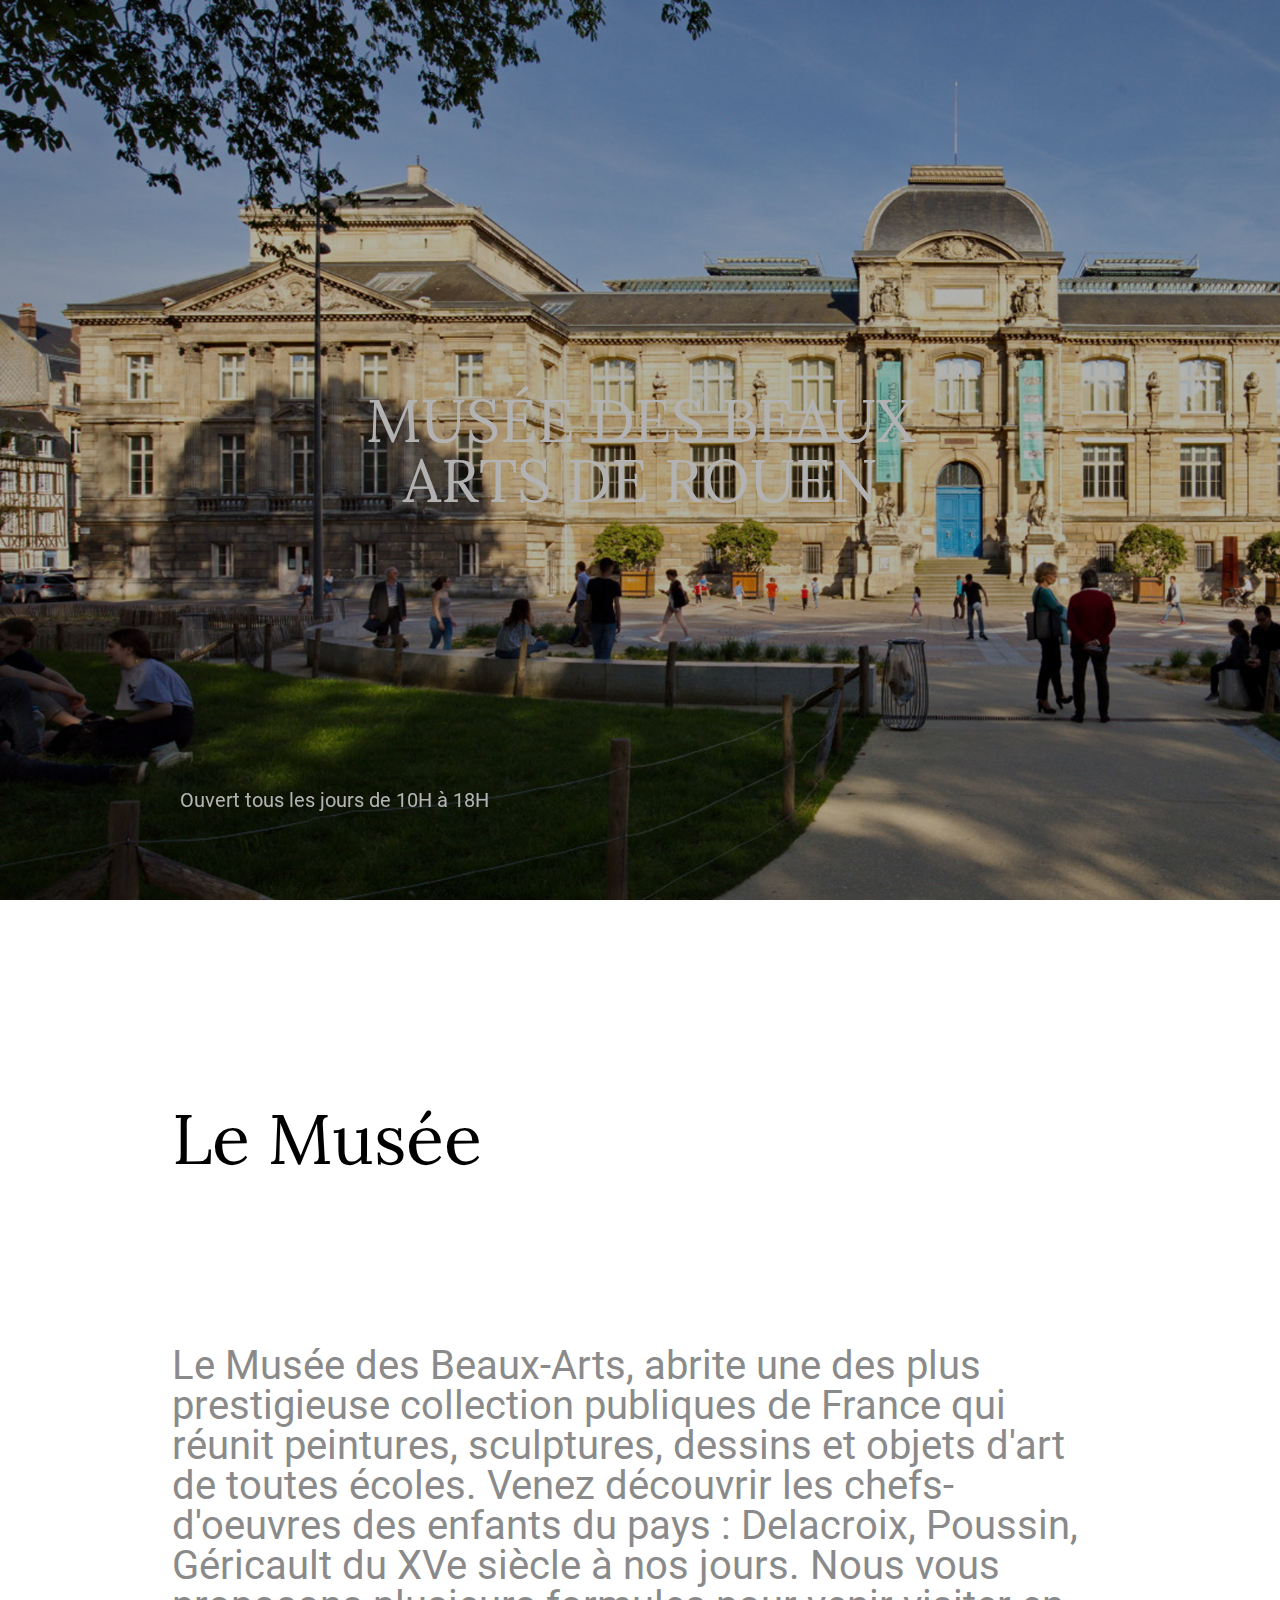
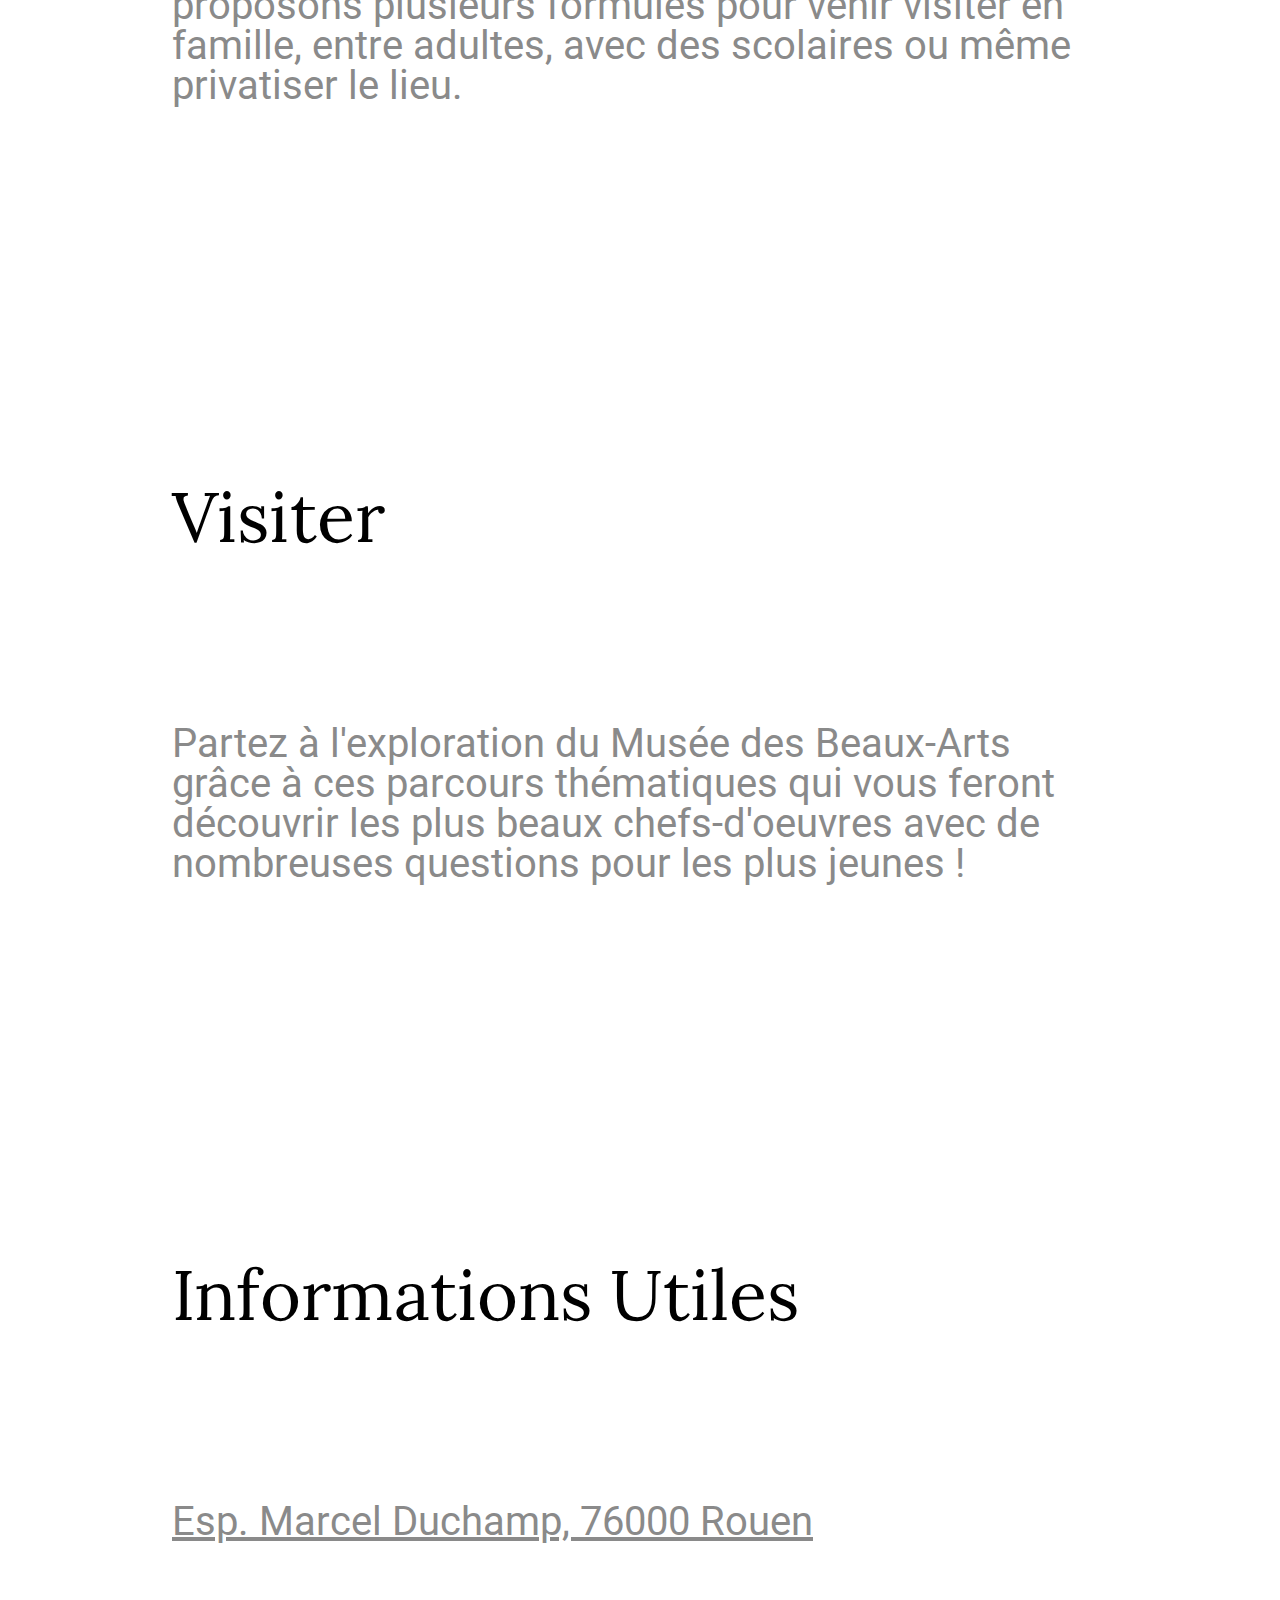
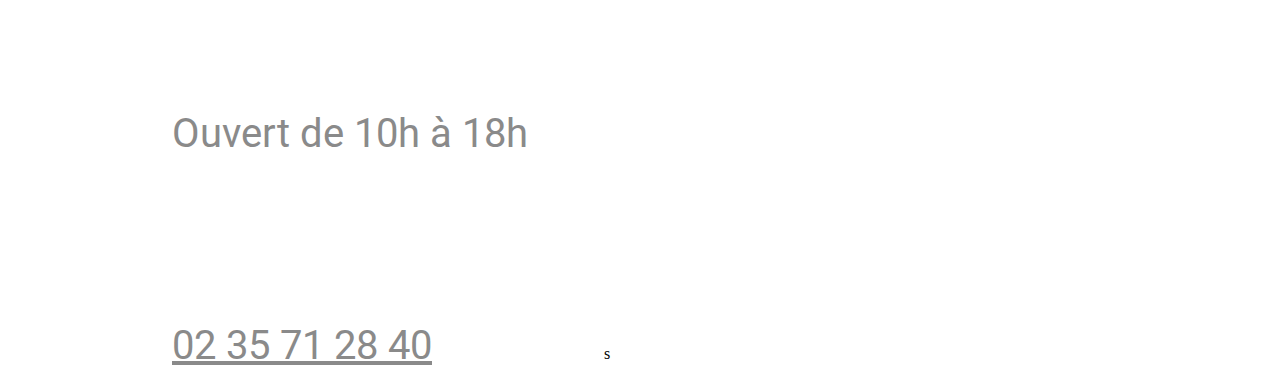
<file: index.html>
<!DOCTYPE html>
<html lang="en">
<head>
    <meta charset="UTF-8">
    <meta http-equiv="X-UA-Compatible" content="IE=edge">
    <meta name="viewport" content="width=device-width, initial-scale=1.0">
    <link rel="stylesheet" href="Reset.css">
    <link rel="stylesheet" href="typo/lora/stylesheet.css">
    <link rel="stylesheet" href="typo/Roboto/stylesheet.css">
    <link rel="stylesheet" href="Style.css">
    <title>Document</title>
</head>

<body>
    <section>
        <div class="Acceuil">
            <h1 class="grandtitre">MUSÉE DES BEAUX ARTS DE ROUEN</h1>
                <p>
                Ouvert tous les jours de 10H à 18H
                </p>
        </div>
    </section>             
        <br>
        <br>
    
    
        <article>
        <div class="Partie musee">
            <h2>Le Musée</h2>
            <p>Le Musée des Beaux-Arts, abrite une des plus prestigieuse collection publiques de France qui réunit peintures, sculptures, dessins et objets d'art de toutes écoles. Venez découvrir les chefs-d'oeuvres des enfants du pays : Delacroix, Poussin, Géricault du XVe siècle à nos jours. Nous vous proposons plusieurs formules pour venir visiter en famille, entre adultes, avec des scolaires ou même privatiser le lieu.</p>
        </div>
        </article>
        <br>
        <br>
        
        
        <h2>Visiter</h2>
            <p>Partez à l'exploration du Musée des Beaux-Arts grâce à ces parcours thématiques qui vous feront découvrir les plus beaux chefs-d'oeuvres avec de nombreuses questions pour les plus jeunes !</p>
        <br>
        <br>
            <h2>Informations Utiles</h2>
            <a href="https://www.google.com/maps/place/Mus%C3%A9e+des+Beaux-Arts+de+Rouen/@49.4443638,1.092226,15.79z/data=!4m5!3m4!1s0x47e0ddd7109645af:0x9836a30b9286cbd6!8m2!3d49.4447861!4d1.09458">Esp. Marcel Duchamp, 76000 Rouen</a>
            <h3>Ouvert de 10h à 18h</h3>
            <a href="tel:+33235712840">02 35 71 28 40</a>s
    
</body>
</html>
</file>
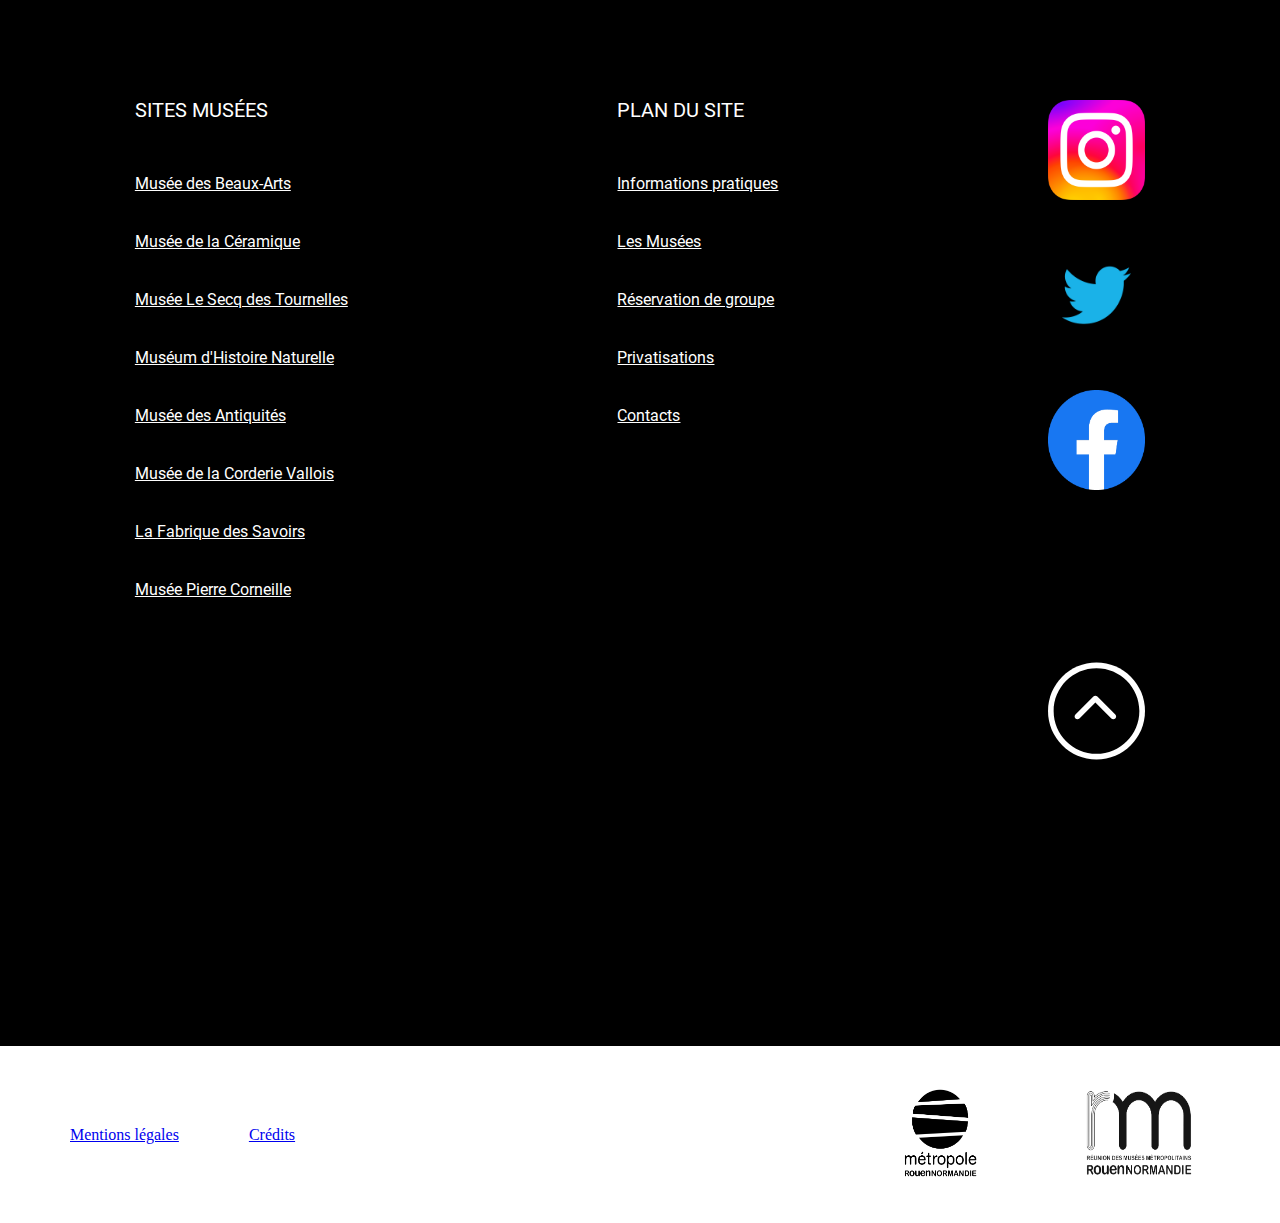
<file: Footer/footer.html>
<!DOCTYPE html>
<html lang="fr">

<head>
    <meta charset="UTF-8">
    <meta http-equiv="X-UA-Compatible" content="IE=edge">
    <meta name="viewport" content="width=device-width, initial-scale=1.0">
    <link rel="stylesheet" href="reset.css">
    <link rel="stylesheet" href="../Typographie/Roboto/roboto.css">
    <link rel="stylesheet" href="../Typographie/Lora/lora.css">
    <link rel="stylesheet" href="footer.css">
    <title>Footer</title>
</head>

<body>
    <section id="top"></section>
    <footer class="section-footer">
        <div class="section-section-footer">
            <div class="region-footer-start">
                <div class="block-footer">
                    <h2 class="block-title">Sites Musées</h2>
                    <div class="linkfooter">
                        <ul>
                            <li><a href="http://mbarouen.fr">Musée des Beaux-Arts</a></li>
                            <li><a href="http://museedelaceramique.fr">Musée de la Céramique</a></li>
                            <li><a href="http://museelesecqdestournelles.fr">Musée Le Secq des Tournelles</a></li>
                            <li><a href="http://museumderouen.fr">Muséum d'Histoire Naturelle</a></li>
                            <li><a href="http://museedesantiquites.fr">Musée des Antiquités</a></li>
                            <li><a href="http://corderievallois.fr">Musée de la Corderie Vallois</a></li>
                            <li><a href="http://lafabriquedessavoirs.fr">La Fabrique des Savoirs</a></li>
                            <li><a href="http://museepierrecorneille.fr">Musée Pierre Corneille</a></li>
                        </ul>
                    </div>
                </div>
                <div class="block-footer2">
                    <h2 class="block-title">Plan du site</h2>
                    <div class="linkfooter">
                        <ul>
                            <li><a href="">Informations pratiques</a></li>
                            <li><a href="">Les Musées</a></li>
                            <li><a href="">Réservation de groupe</a></li>
                            <li><a href="">Privatisations</a></li>
                            <li><a href="">Contacts</a></li>
                        </ul>
                    </div>
                </div>
                <div class="block-footer3">
                    <div class="sociallogo">
                        <ul>
                            <li><a href="https://www.instagram.com/rmm_rouen/"><img
                                        src="image/Instagram_logo_2022 1.png" alt="logo instagram"></a></li>
                            <li><a href="https://twitter.com/RMM_Rouen"><img src="image/twitter-removebg-preview 1.png"
                                        alt="logo twitter"></a></li>
                            <li><a href="https://www.facebook.com/rmmrouen"><img src="image/fb_icon_325x325 1.png"
                                        alt="logo fb"></a></li>
                            <li><a href="#top"><img class="autoscroll" src="image/boutonredirection.svg"
                                        alt="bouton autoscroll"></a></li>
                        </ul>
                    </div>
                </div>
            </div>
            <div class="region-footer-end">
                <div class="region-footer-end-part1">
                    <div class="block-footer4">
                        <div class="infolegal">
                            <ul>
                                <li><a class="mentionlegal" href="https://mbarouen.fr/fr/mentions-legales">Mentions légales</a></li>
                            </ul>
                        </div>
                    </div>
                    <div class="block-footer5">
                        <div class="infolegal">
                            <ul>
                                <li><a class="credit" href="https://mbarouen.fr/fr/credits">Crédits</a></li>
                            </ul>
                        </div>
                    </div>
                </div>
                <div class="region-footer-end-part2">
                    <div class="block-footer6">
                        <div class="infologo">
                            <ul>
                                <li><a href="http://metropole-rouen-normandie.fr/">
                                        <img class="logometropolerouen" src="image/Métropole Rouen 1.png" alt="Logo Métropole Rouen Normandie">
                                    </a>
                            </ul>
                        </div>
                    </div>
                    <div class="block-footer7">
                        <div class="infologo">
                            <ul>
                                <li><a href="http://musees-rouen-normandie.fr/">
                                        <img class="logorouen" src="image/Logo_ROUEN-removebg-preview 2.png" alt="Logo RMM">
                                    </a>
                                </li>
                            </ul>
                        </div>
                    </div>
                </div>
            </div>
        </div>
    </footer>
</body>

</html>
</file>
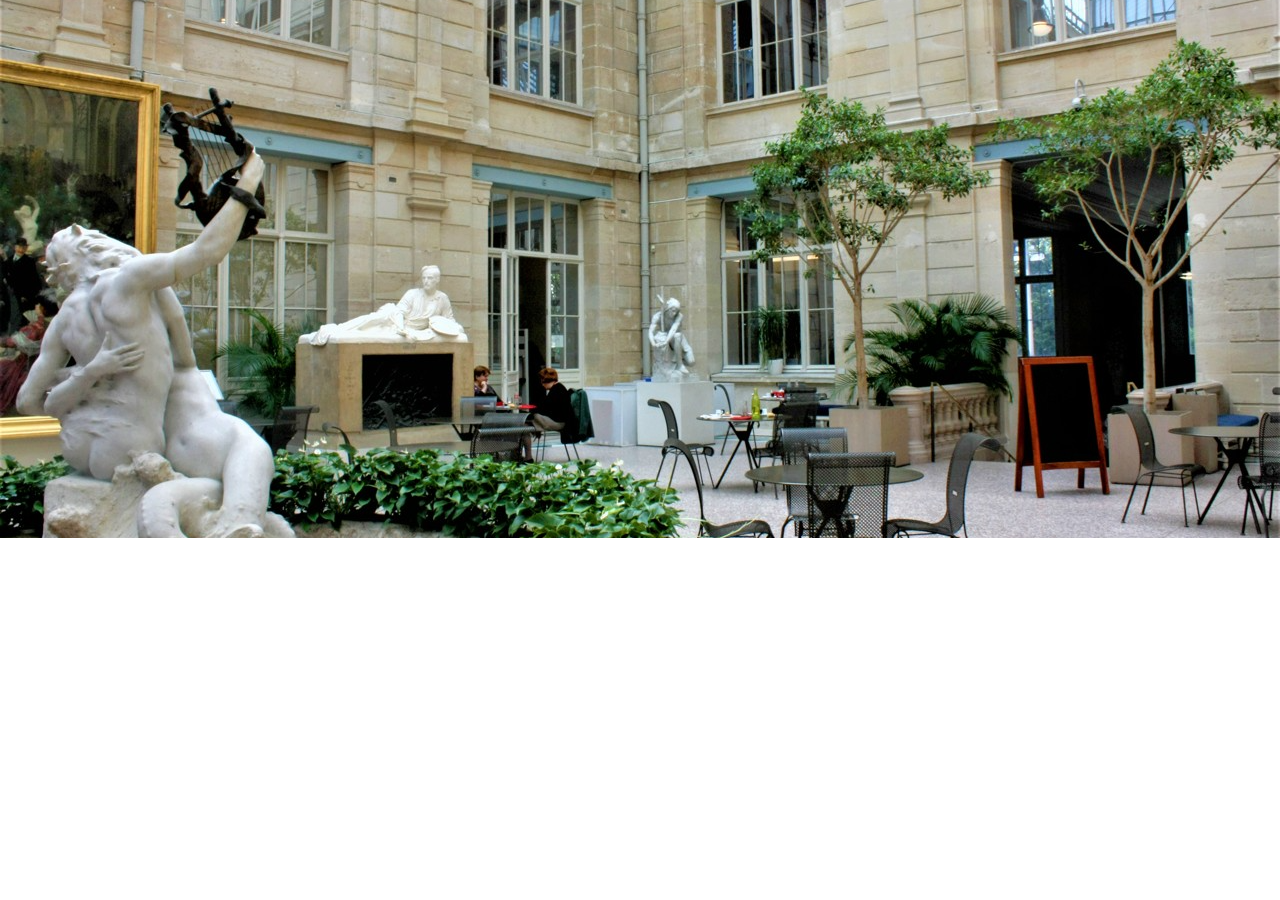
<file: header/lolù/bande.html>
<!DOCTYPE html>
<html lang="en" style="margin: 0%;">
<head>
    <meta charset="UTF-8">
    <meta http-equiv="X-UA-Compatible" content="IE=edge">
    <meta name="viewport" content="width=device-width, initial-scale=1.0">
    <title>Document</title>
</head>
<body style="margin: 0%;">
    <img src="images/musee-beaux-arts-rouen 1.png" alt="statues" style="width: 100vw; height: 42vw; object-fit: cover;">
</body>
</html>
</file>
<file: typo/lora/stylesheet.css>
@font-face {
    font-family: 'Lora';
    src: url('Lora-Italic.woff2') format('woff2'),
        url('Lora-Italic.woff') format('woff');
    font-weight: normal;
    font-style: italic;
    font-display: swap;
}

@font-face {
    font-family: 'Lora';
    src: url('Lora-Regular.woff2') format('woff2'),
        url('Lora-Regular.woff') format('woff');
    font-weight: normal;
    font-style: normal;
    font-display: swap;
}
</file>
<file: typo/Roboto/stylesheet.css>
@font-face {
    font-family: 'Roboto';
    src: url('Roboto-Bold.woff2') format('woff2'),
        url('Roboto-Bold.woff') format('woff');
    font-weight: bold;
    font-style: normal;
    font-display: swap;
}

@font-face {
    font-family: 'Roboto';
    src: url('Roboto-Black.woff2') format('woff2'),
        url('Roboto-Black.woff') format('woff');
    font-weight: 900;
    font-style: normal;
    font-display: swap;
}

@font-face {
    font-family: 'Roboto';
    src: url('Roboto-BlackItalic.woff2') format('woff2'),
        url('Roboto-BlackItalic.woff') format('woff');
    font-weight: 900;
    font-style: italic;
    font-display: swap;
}

@font-face {
    font-family: 'Roboto';
    src: url('Roboto-Light.woff2') format('woff2'),
        url('Roboto-Light.woff') format('woff');
    font-weight: 300;
    font-style: normal;
    font-display: swap;
}

@font-face {
    font-family: 'Roboto';
    src: url('Roboto-BoldItalic.woff2') format('woff2'),
        url('Roboto-BoldItalic.woff') format('woff');
    font-weight: bold;
    font-style: italic;
    font-display: swap;
}

@font-face {
    font-family: 'Roboto';
    src: url('Roboto-Italic.woff2') format('woff2'),
        url('Roboto-Italic.woff') format('woff');
    font-weight: normal;
    font-style: italic;
    font-display: swap;
}

@font-face {
    font-family: 'Roboto';
    src: url('Roboto-Medium.woff2') format('woff2'),
        url('Roboto-Medium.woff') format('woff');
    font-weight: 500;
    font-style: normal;
    font-display: swap;
}

@font-face {
    font-family: 'Roboto';
    src: url('Roboto-LightItalic.woff2') format('woff2'),
        url('Roboto-LightItalic.woff') format('woff');
    font-weight: 300;
    font-style: italic;
    font-display: swap;
}

@font-face {
    font-family: 'Roboto';
    src: url('Roboto-Regular.woff2') format('woff2'),
        url('Roboto-Regular.woff') format('woff');
    font-weight: normal;
    font-style: normal;
    font-display: swap;
}

@font-face {
    font-family: 'Roboto';
    src: url('Roboto-Thin.woff2') format('woff2'),
        url('Roboto-Thin.woff') format('woff');
    font-weight: 100;
    font-style: normal;
    font-display: swap;
}

@font-face {
    font-family: 'Roboto';
    src: url('Roboto-ThinItalic.woff2') format('woff2'),
        url('Roboto-ThinItalic.woff') format('woff');
    font-weight: 100;
    font-style: italic;
    font-display: swap;
}

@font-face {
    font-family: 'Roboto';
    src: url('Roboto-MediumItalic.woff2') format('woff2'),
        url('Roboto-MediumItalic.woff') format('woff');
    font-weight: 500;
    font-style: italic;
    font-display: swap;
}
</file>
<file: Style.css>
h2{
    color: rgb(0, 0, 0);
    font-family: 'Lora';
    font-size: 70px;
    max-width: 1000px;
    margin: 172px;
}

p{
    color: #8A8A8A;
    font-family: 'Roboto';
    font-size: 40px;
    max-width: 1100px;
    margin: 172px;
}

h3{
    color: #8A8A8A;
    font-family: 'Roboto';
    font-size: 40px;
    font-weight: 400;
    margin: 172px;
}

a{
    color: #8A8A8A;
    font-family: 'Roboto';
    font-size: 40px;
    font-weight: 400;
    margin: 172px;

}

.grandtitre{
    color: rgb(255, 255, 255);
    font-family: 'Lora';
    font-size: 60px;
    width: 600px;
    text-align: center; 
    align-self: center;
    justify-self: center;
    margin: auto;
    filter: brightness(100%);
}

.Acceuil p{
    margin: 0;
    font-family: 'Roboto';
    font-size: 20px;
    color: rgb(255, 255, 255);
    position: absolute;
    left: 20vh;
    bottom: 10vh;
    
}

section{
    background-image: url("Images/musée-fond-page.jpg");
    background-repeat: no-repeat;
    background-size: cover;
    height: 100vh;
    filter: brightness(70%);
}

.Acceuil{
    height: 100%;
    display: flex;
    justify-content: center;
    align-items: center;
    position: relative;
}
</file>
<file: Typographie/Roboto/roboto.css>
@font-face {
    font-family: 'Roboto';
    src: url('Roboto-Bold.woff2') format('woff2'),
        url('Roboto-Bold.woff') format('woff');
    font-weight: bold;
    font-style: normal;
    font-display: swap;
}

@font-face {
    font-family: 'Roboto';
    src: url('Roboto-Black.woff2') format('woff2'),
        url('Roboto-Black.woff') format('woff');
    font-weight: 900;
    font-style: normal;
    font-display: swap;
}

@font-face {
    font-family: 'Roboto';
    src: url('Roboto-BlackItalic.woff2') format('woff2'),
        url('Roboto-BlackItalic.woff') format('woff');
    font-weight: 900;
    font-style: italic;
    font-display: swap;
}

@font-face {
    font-family: 'Roboto';
    src: url('Roboto-Light.woff2') format('woff2'),
        url('Roboto-Light.woff') format('woff');
    font-weight: 300;
    font-style: normal;
    font-display: swap;
}

@font-face {
    font-family: 'Roboto';
    src: url('Roboto-BoldItalic.woff2') format('woff2'),
        url('Roboto-BoldItalic.woff') format('woff');
    font-weight: bold;
    font-style: italic;
    font-display: swap;
}

@font-face {
    font-family: 'Roboto';
    src: url('Roboto-Italic.woff2') format('woff2'),
        url('Roboto-Italic.woff') format('woff');
    font-weight: normal;
    font-style: italic;
    font-display: swap;
}

@font-face {
    font-family: 'Roboto';
    src: url('Roboto-Medium.woff2') format('woff2'),
        url('Roboto-Medium.woff') format('woff');
    font-weight: 500;
    font-style: normal;
    font-display: swap;
}

@font-face {
    font-family: 'Roboto';
    src: url('Roboto-LightItalic.woff2') format('woff2'),
        url('Roboto-LightItalic.woff') format('woff');
    font-weight: 300;
    font-style: italic;
    font-display: swap;
}

@font-face {
    font-family: 'Roboto';
    src: url('Roboto-Regular.woff2') format('woff2'),
        url('Roboto-Regular.woff') format('woff');
    font-weight: normal;
    font-style: normal;
    font-display: swap;
}

@font-face {
    font-family: 'Roboto';
    src: url('Roboto-Thin.woff2') format('woff2'),
        url('Roboto-Thin.woff') format('woff');
    font-weight: 100;
    font-style: normal;
    font-display: swap;
}

@font-face {
    font-family: 'Roboto';
    src: url('Roboto-ThinItalic.woff2') format('woff2'),
        url('Roboto-ThinItalic.woff') format('woff');
    font-weight: 100;
    font-style: italic;
    font-display: swap;
}

@font-face {
    font-family: 'Roboto';
    src: url('Roboto-MediumItalic.woff2') format('woff2'),
        url('Roboto-MediumItalic.woff') format('woff');
    font-weight: 500;
    font-style: italic;
    font-display: swap;
}
</file>
<file: Typographie/Lora/lora.css>
@font-face {
    font-family: 'Lora';
    src: url('Lora-Italic.woff2') format('woff2'),
        url('Lora-Italic.woff') format('woff');
    font-weight: normal;
    font-style: italic;
    font-display: swap;
}

@font-face {
    font-family: 'Lora';
    src: url('Lora-Regular.woff2') format('woff2'),
        url('Lora-Regular.woff') format('woff');
    font-weight: normal;
    font-style: normal;
    font-display: swap;
}
</file>
<file: Footer/footer.css>
.region-footer-start {
    background-color: black;
    color: white;
    display: flex;
    justify-content: space-around;
    padding-top: 100px;
    padding-bottom: 240px;
}

.region-footer-end {
    background-color: white;
    color: black;
    display: flex;
    justify-content: space-between;
}

.block-title {
    font-family: 'Roboto';
    text-transform: uppercase;
    font-size: 20px;
    margin-bottom: 56px;
}

.sociallogo img {
    width: 97px;
    height: 100px;
    margin-bottom: 42px;
}

.linkfooter a {
    display: inline-block;
    font-family: 'Roboto';
    color: white;
    margin-bottom: 42px;
}

.autoscroll {
    margin-bottom: 0px;
    margin-top: 126px;
}

html {
    scroll-behavior: smooth;
}

.region-footer-end-part1 {
    color: black;
    display: flex;
    justify-content: space-between;
    align-items: center;
}

.mentionlegal {
    padding-left: 70px;
}

.credit {
    padding-left: 70px;
} 


.region-footer-end-part2 {
    display: flex;
    justify-content: space-between;
    align-items: center;
}

.logometropolerouen {
    width: 111px;
    height: 90px;
    padding-right: 70px;
}

.logorouen {
    width: 142px;
    height: 174px;
    padding-right: 70px;
}
</file>
